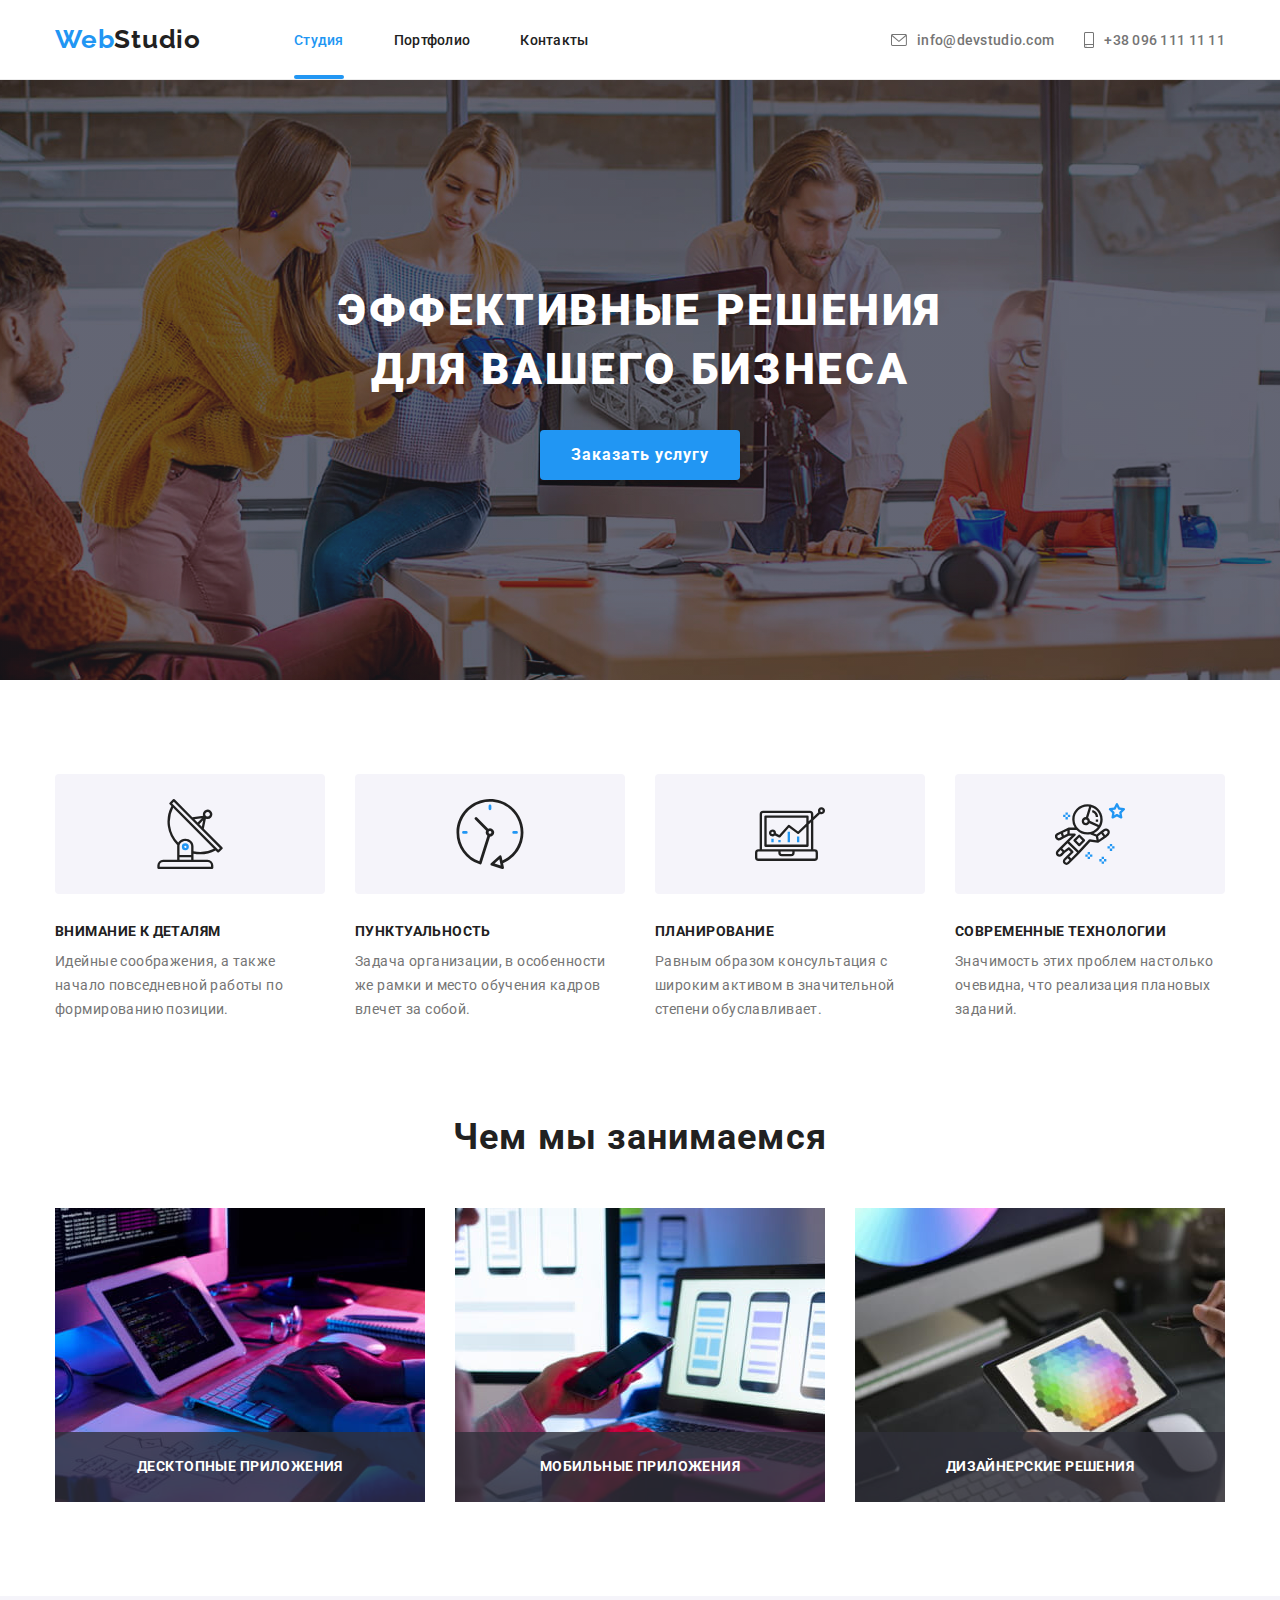
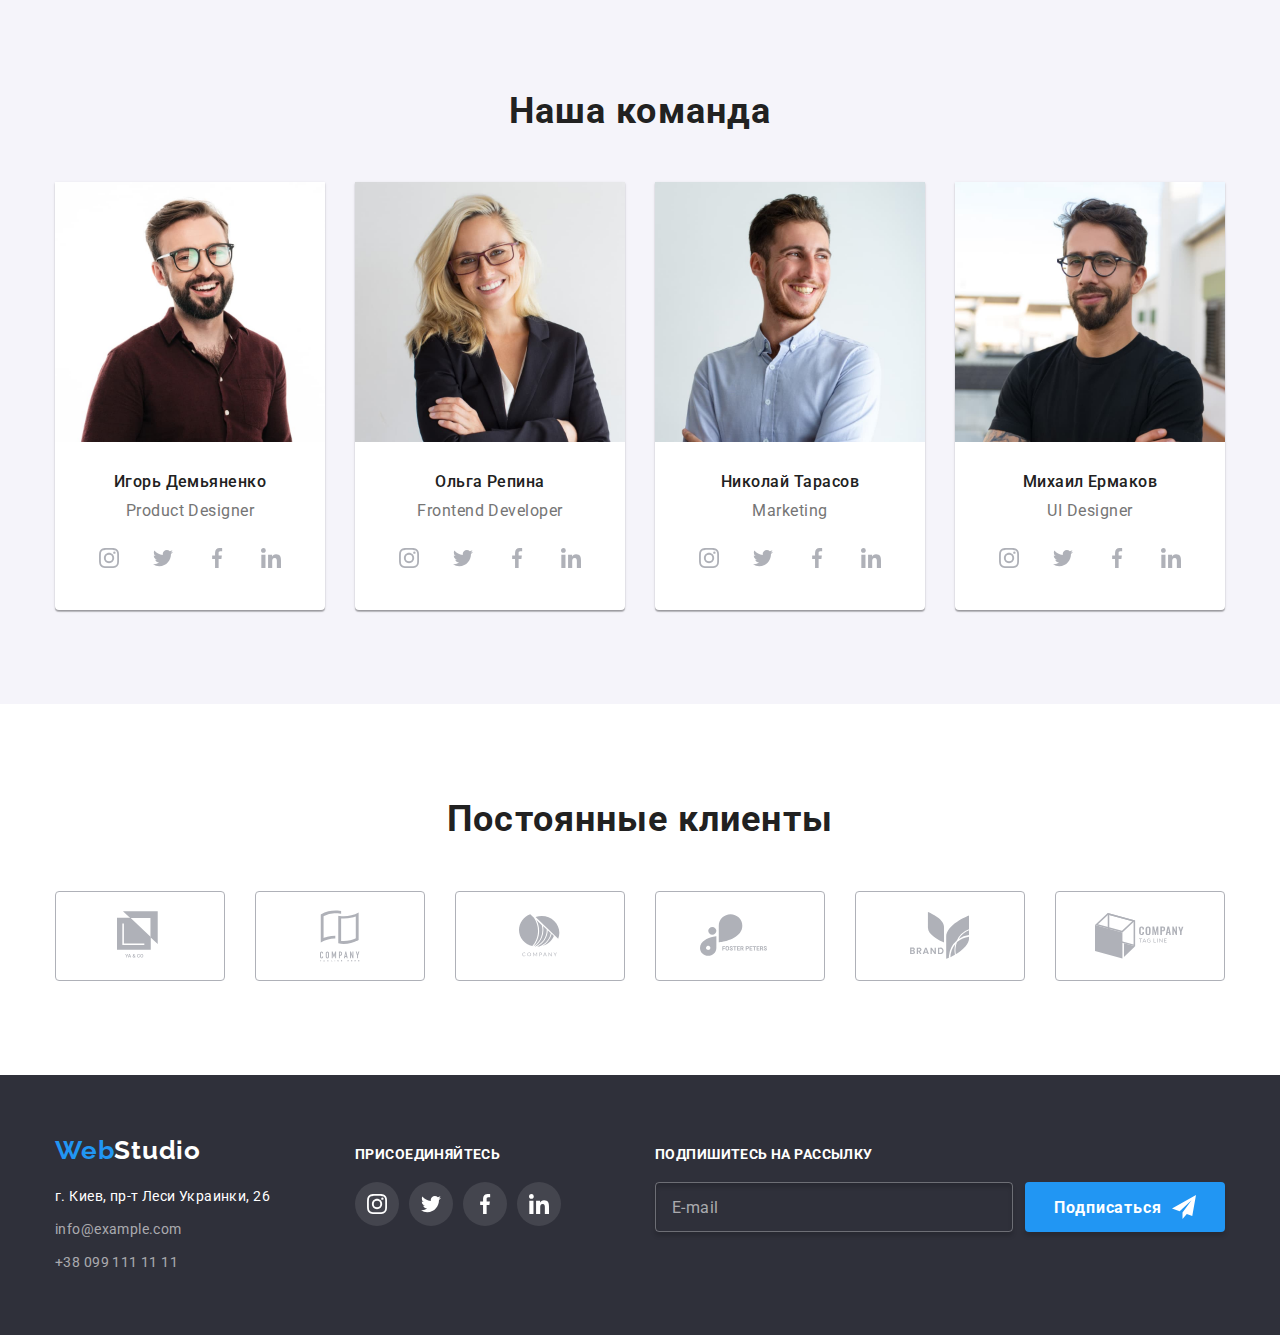
<file: index.html>
<!DOCTYPE html>
<html lang="ru">
  <head>
    <meta charset="UTF-8" />
    <meta http-equiv="X-UA-Compatible" content="IE=edge" />
    <meta name="viewport" content="width=device-width, initial-scale=1.0" />
    <title>Web Studio</title>
    <link rel="preconnect" href="https://fonts.gstatic.com" />
    <link href="https://fonts.googleapis.com/css2?family=Raleway:wght@700&family=Roboto:wght@400;500;700;900&display=swap" rel="stylesheet" />
    <link rel="stylesheet" href="./css/main.min.css" />
  </head>

  <body>
    <!-- page header -->
    <header class="page-header">
      <div class="page-header__container container">
        <nav class="page-nav">
          <a class="logo page-header__logo" href="./index.html">Web<span class="logo__sec-part">Studio</span></a>
          <ul class="menu">
            <li class="menu__item">
              <a class="menu__link current" href="./index.html">Студия</a>
            </li>
            <li class="menu__item">
              <a class="menu__link" href="./portfolio.html">Портфолио</a>
            </li>
            <li class="menu__item">
              <a class="menu__link" href="">Контакты</a>
            </li>
          </ul>
        </nav>
        <ul class="contact">
          <li class="contact__item">
            <a class="contact__link" href="mailto:info@devstudio.com">
              <svg class="contact__icon" width="16" height="12">
                <use href="./images/icons.svg#icon-envelope"></use>
              </svg>
              info@devstudio.com
            </a>
          </li>
          <li class="contact__item">
            <a class="contact__link" href="tel:+380961111111">
              <svg class="contact__icon" width="10" height="16">
                <use href="./images/icons.svg#icon-smartphone"></use>
              </svg>
              +38 096 111 11 11
            </a>
          </li>
        </ul>
      </div>
    </header>

    <main>
      <!--page hero-->
      <section class="page-hero">
        <div class="page-hero__container container">
          <h1 class="page-hero__title">ЭФФЕКТИВНЫЕ РЕШЕНИЯ <br />ДЛЯ ВАШЕГО БИЗНЕСА</h1>
          <button class="btn-submit" type="button" data-modal-open>Заказать услугу</button>
        </div>
      </section>

      <!--features-->
      <section class="features section">
        <div class="container">
          <h2 class="section__title visually-hidden">Преимущества работы с нами</h2>
          <ul class="features__list grid">
            <li class="features__item">
              <div class="features__icon">
                <svg width="70" height="70">
                  <use href="./images/icons.svg#icon-antenna"></use>
                </svg>
              </div>
              <h3 class="title features__title">Внимание к деталям</h3>
              <p>Идейные соображения, а также начало повседневной работы по формированию позиции.</p>
            </li>
            <li class="features__item">
              <div class="features__icon">
                <svg width="70" height="70">
                  <use href="./images/icons.svg#icon-clock"></use>
                </svg>
              </div>
              <h3 class="title features__title">Пунктуальность</h3>
              <p>Задача организации, в особенности же рамки и место обучения кадров влечет за собой.</p>
            </li>
            <li class="features__item">
              <div class="features__icon">
                <svg width="70" height="70">
                  <use href="./images/icons.svg#icon-diagram"></use>
                </svg>
              </div>
              <h3 class="title features__title">Планирование</h3>
              <p>Равным образом консультация с широким активом в значительной степени обуславливает.</p>
            </li>
            <li class="features__item">
              <div class="features__icon">
                <svg width="70" height="70">
                  <use href="./images/icons.svg#icon-astronaut"></use>
                </svg>
              </div>
              <h3 class="title features__title">Современные технологии</h3>
              <p>Значимость этих проблем настолько очевидна, что реализация плановых заданий.</p>
            </li>
          </ul>
        </div>
      </section>

      <!--about-->
      <section class="about section">
        <div class="container">
          <h2 class="section__title">Чем мы занимаемся</h2>
          <ul class="about__list grid">
            <li class="about__item">
              <img src="./images/about/about-img-1.jpg" alt="десктопные приложения" width="370" height="294" />
              <h3 class="about__label">ДЕСКТОПНЫЕ ПРИЛОЖЕНИЯ</h3>
            </li>
            <li class="about__item">
              <img src="./images/about/about-img-2.jpg" alt="мобильные приложения" width="370" height="294" />
              <h3 class="about__label">МОБИЛЬНЫЕ ПРИЛОЖЕНИЯ</h3>
            </li>
            <li class="about__item">
              <img src="./images/about/about-img-3.jpg" alt="дизайнерские решения" width="370" height="294" />
              <h3 class="about__label">ДИЗАЙНЕРСКИЕ РЕШЕНИЯ</h3>
            </li>
          </ul>
        </div>
      </section>

      <!--team-->
      <section class="team section">
        <div class="container">
          <h2 class="section__title">Наша команда</h2>
          <ul class="team__list grid">
            <li class="team__item">
              <img src="./images/our-team/teammate-1.jpg" alt="фото члена команды" width="270" height="260" />
              <div class="team__desc">
                <h3 class="team__member">Игорь Демьяненко</h3>
                <p class="team__position" lang="en">Product Designer</p>
                <ul class="social">
                  <li class="social__item">
                    <a class="social__link" href="" target="_blank" rel="noopener noreferrer">
                      <svg class="social__icon">
                        <use href="./images/icons.svg#icon-instagram"></use>
                      </svg>
                    </a>
                  </li>
                  <li class="social__item">
                    <a class="social__link" href="" target="_blank" rel="noopener noreferrer">
                      <svg class="social__icon">
                        <use href="./images/icons.svg#icon-twitter"></use>
                      </svg>
                    </a>
                  </li>
                  <li class="social__item">
                    <a class="social__link" href="" target="_blank" rel="noopener noreferrer">
                      <svg class="social__icon">
                        <use href="./images/icons.svg#icon-facebook"></use>
                      </svg>
                    </a>
                  </li>
                  <li class="social__item">
                    <a class="social__link" href="" target="_blank" rel="noopener noreferrer">
                      <svg class="social__icon">
                        <use href="./images/icons.svg#icon-linkedin"></use>
                      </svg>
                    </a>
                  </li>
                </ul>
              </div>
            </li>
            <li class="team__item">
              <img src="./images/our-team/teammate-2.jpg" alt="фото члена команды" width="270" height="260" />
              <div class="team__desc">
                <h3 class="team__member">Ольга Репина</h3>
                <p class="team__position" lang="en">Frontend Developer</p>
                <ul class="social">
                  <li class="social__item">
                    <a class="social__link" href="" target="_blank" rel="noopener noreferrer">
                      <svg class="social__icon">
                        <use href="./images/icons.svg#icon-instagram"></use>
                      </svg>
                    </a>
                  </li>
                  <li class="social__item">
                    <a class="social__link" href="" target="_blank" rel="noopener noreferrer">
                      <svg class="social__icon">
                        <use href="./images/icons.svg#icon-twitter"></use>
                      </svg>
                    </a>
                  </li>
                  <li class="social__item">
                    <a class="social__link" href="" target="_blank" rel="noopener noreferrer">
                      <svg class="social__icon">
                        <use href="./images/icons.svg#icon-facebook"></use>
                      </svg>
                    </a>
                  </li>
                  <li class="social__item">
                    <a class="social__link" href="" target="_blank" rel="noopener noreferrer">
                      <svg class="social__icon">
                        <use href="./images/icons.svg#icon-linkedin"></use>
                      </svg>
                    </a>
                  </li>
                </ul>
              </div>
            </li>
            <li class="team__item">
              <img src="./images/our-team/teammate-3.jpg" alt="фото члена команды" width="270" height="260" />
              <div class="team__desc">
                <h3 class="team__member">Николай Тарасов</h3>
                <p class="team__position" lang="en">Marketing</p>
                <ul class="social">
                  <li class="social__item">
                    <a class="social__link" href="" target="_blank" rel="noopener noreferrer">
                      <svg class="social__icon">
                        <use href="./images/icons.svg#icon-instagram"></use>
                      </svg>
                    </a>
                  </li>
                  <li class="social__item">
                    <a class="social__link" href="" target="_blank" rel="noopener noreferrer">
                      <svg class="social__icon">
                        <use href="./images/icons.svg#icon-twitter"></use>
                      </svg>
                    </a>
                  </li>
                  <li class="social__item">
                    <a class="social__link" href="" target="_blank" rel="noopener noreferrer">
                      <svg class="social__icon">
                        <use href="./images/icons.svg#icon-facebook"></use>
                      </svg>
                    </a>
                  </li>
                  <li class="social__item">
                    <a class="social__link" href="" target="_blank" rel="noopener noreferrer">
                      <svg class="social__icon">
                        <use href="./images/icons.svg#icon-linkedin"></use>
                      </svg>
                    </a>
                  </li>
                </ul>
              </div>
            </li>
            <li class="team__item">
              <img src="./images/our-team/teammate-4.jpg" alt="фото члена команды" width="270" height="260" />
              <div class="team__desc">
                <h3 class="team__member">Михаил Ермаков</h3>
                <p class="team__position" lang="en">UI Designer</p>
                <ul class="social">
                  <li class="social__item">
                    <a class="social__link" href="" target="_blank" rel="noopener noreferrer">
                      <svg class="social__icon">
                        <use href="./images/icons.svg#icon-instagram"></use>
                      </svg>
                    </a>
                  </li>
                  <li class="social__item">
                    <a class="social__link" href="" target="_blank" rel="noopener noreferrer">
                      <svg class="social__icon">
                        <use href="./images/icons.svg#icon-twitter"></use>
                      </svg>
                    </a>
                  </li>
                  <li class="social__item">
                    <a class="social__link" href="" target="_blank" rel="noopener noreferrer">
                      <svg class="social__icon">
                        <use href="./images/icons.svg#icon-facebook"></use>
                      </svg>
                    </a>
                  </li>
                  <li class="social__item">
                    <a class="social__link" href="" target="_blank" rel="noopener noreferrer">
                      <svg class="social__icon">
                        <use href="./images/icons.svg#icon-linkedin"></use>
                      </svg>
                    </a>
                  </li>
                </ul>
              </div>
            </li>
          </ul>
        </div>
      </section>

      <!-- clients -->
      <section class="clients section">
        <div class="container">
          <h2 class="section__title">Постоянные клиенты</h2>
          <ul class="clients__list grid">
            <li class="clients__item grid-item">
              <a class="clients__link" href="" target="_blank" rel="noopener noreferrer">
                <svg class="clients__icon" width="45" height="50">
                  <use href="./images/icons.svg#icon-logo-1"></use>
                </svg>
              </a>
            </li>
            <li class="clients__item grid-item">
              <a class="clients__link" href="" target="_blank" rel="noopener noreferrer">
                <svg class="clients__icon" width="40" height="52">
                  <use href="./images/icons.svg#icon-logo-2"></use>
                </svg>
              </a>
            </li>
            <li class="clients__item grid-item">
              <a class="clients__link" href="" target="_blank" rel="noopener noreferrer">
                <svg class="clients__icon" width="41" height="43">
                  <use href="./images/icons.svg#icon-logo-3"></use>
                </svg>
              </a>
            </li>
            <li class="clients__item grid-item">
              <a class="clients__link" href="" target="_blank" rel="noopener noreferrer">
                <svg class="clients__icon" width="80" height="43">
                  <use href="./images/icons.svg#icon-logo-4"></use>
                </svg>
              </a>
            </li>
            <li class="clients__item grid-item">
              <a class="clients__link" href="" target="_blank" rel="noopener noreferrer">
                <svg class="clients__icon" width="59" height="47">
                  <use href="./images/icons.svg#icon-logo-5"></use>
                </svg>
              </a>
            </li>
            <li class="clients__item grid-item">
              <a class="clients__link" href="" target="_blank" rel="noopener noreferrer">
                <svg class="clients__icon" width="89" height="46">
                  <use href="./images/icons.svg#icon-logo-6"></use>
                </svg>
              </a>
            </li>
          </ul>
        </div>
      </section>
    </main>

    <!-- page footer -->
    <footer class="page-footer">
      <div class="page-footer__container container">
        <div class="page-footer__block">
          <a class="page-footer__logo logo" href="./index.html">Web<span class="logo__sec-part--dark-bg">Studio</span></a>
          <address class="address">
            <ul class="address__list">
              <li class="address__item address__item--dark-bg">
                <a class="address__link" href="https://goo.gl/maps/T63q2jLgFadgZY8i8" target="blank" rel="noopener noreferrer">г. Киев, пр-т Леси Украинки, 26</a>
              </li>
              <li class="address__item">
                <a class="address__link" href="mailto:info@example.com">info@example.com</a>
              </li>
              <li class="address__item">
                <a class="address__link" href="tel:+380991111111">+38 099 111 11 11</a>
              </li>
            </ul>
          </address>
        </div>
        <div class="page-footer__block">
          <p class="page-footer__title">ПРИСОЕДИНЯЙТЕСЬ</p>
          <ul class="social">
            <li class="social__item">
              <a class="social__link social__link--dark-bg" href="" target="_blank" rel="noopener noreferrer">
                <svg class="social__icon social__icon--dark-bg">
                  <use href="./images/icons.svg#icon-instagram"></use>
                </svg>
              </a>
            </li>
            <li class="social__item">
              <a class="social__link social__link--dark-bg" href="" target="_blank" rel="noopener noreferrer">
                <svg class="social__icon social__icon--dark-bg">
                  <use href="./images/icons.svg#icon-twitter"></use>
                </svg>
              </a>
            </li>
            <li class="social__item">
              <a class="social__link social__link--dark-bg" href="" target="_blank" rel="noopener noreferrer">
                <svg class="social__icon social__icon--dark-bg">
                  <use href="./images/icons.svg#icon-facebook"></use>
                </svg>
              </a>
            </li>
            <li class="social__item">
              <a class="social__link social__link--dark-bg" href="" target="_blank" rel="noopener noreferrer">
                <svg class="social__icon social__icon--dark-bg">
                  <use href="./images/icons.svg#icon-linkedin"></use>
                </svg>
              </a>
            </li>
          </ul>
        </div>
        <div class="page-footer__block">
          <form class="page-footer__form">
            <label class="page-footer__title" for="email">ПОДПИШИТЕСЬ НА РАССЫЛКУ</label>
            <div class="subscribe">
              <input class="subscribe__input" type="email" name="email" id="email" placeholder="E-mail" />
              <button class="btn-submit" type="submit">
                Подписаться
                <svg class="subscribe__icon" width="24" height="24">
                  <use href="./images/icons.svg#icon-send"></use>
                </svg>
              </button>
            </div>
          </form>
        </div>
      </div>
    </footer>

    <!-- модальное окно -->
    <div class="backdrop is-hidden" data-modal>
      <div class="modal">
        <form class="form js-speaker-form">
          <p class="form__title">Оставьте свои данные, мы вам перезвоним</p>

          <label class="form__label" for="user_name">Имя</label>
          <div class="form__field">
            <input class="form__input" type="text" name="username" id="user_name" autocomplete="off" />
            <svg class="form__icon" width="18px" height="18px">
              <use href="./images/icons.svg#icon-person"></use>
            </svg>
          </div>

          <label class="form__label" for="user_phone">Телефон</label>
          <div class="form__field">
            <input class="form__input" type="tel" name="phone" id="user_phone" autocomplete="off" />
            <svg class="form__icon" width="18px" height="18px">
              <use href="./images/icons.svg#icon-phone"></use>
            </svg>
          </div>

          <label class="form__label" for="user_email">Почта</label>
          <div class="form__field">
            <input class="form__input" type="email" name="email" id="user_email" />
            <svg class="form__icon" width="18px" height="18px">
              <use href="./images/icons.svg#icon-email"></use>
            </svg>
          </div>

          <div class="form__textarea">
            <label class="form__label" for="user_comment">Комментарий</label>
            <textarea class="form__textarea-input" name="comment" id="user_comment" placeholder="Введите текст"></textarea>
          </div>

          <label class="form__checkbox">
            <input class="form__checkbox-input visually-hidden" type="checkbox" name="agreement" />
            <span class="form__checkbox-icon"></span>
            <span>Соглашаюсь с рассылкой и принимаю <a class="form__checkbox-link" href="">Условия договора</a> </span>
          </label>

          <button class="btn-submit form__btn-submit" type="submit">Отправить</button>
        </form>

        <button class="btn-close form__btn-close" type="button" aria-label="закрыть модальное окно" data-modal-close>
          <svg class="btn-close__icon">
            <use href="./images/icons.svg#icon-close"></use>
          </svg>
        </button>
      </div>
    </div>

    <script src="./js/modal.js"></script>

    <script>
      ;(() => {
        document.querySelector('.js-speaker-form').addEventListener('submit', e => {
          e.preventDefault()

          new FormData(e.currentTarget).forEach((value, name) => console.log(`${name}: ${value}`))
        })
      })()
    </script>
  </body>
</html>
</file>
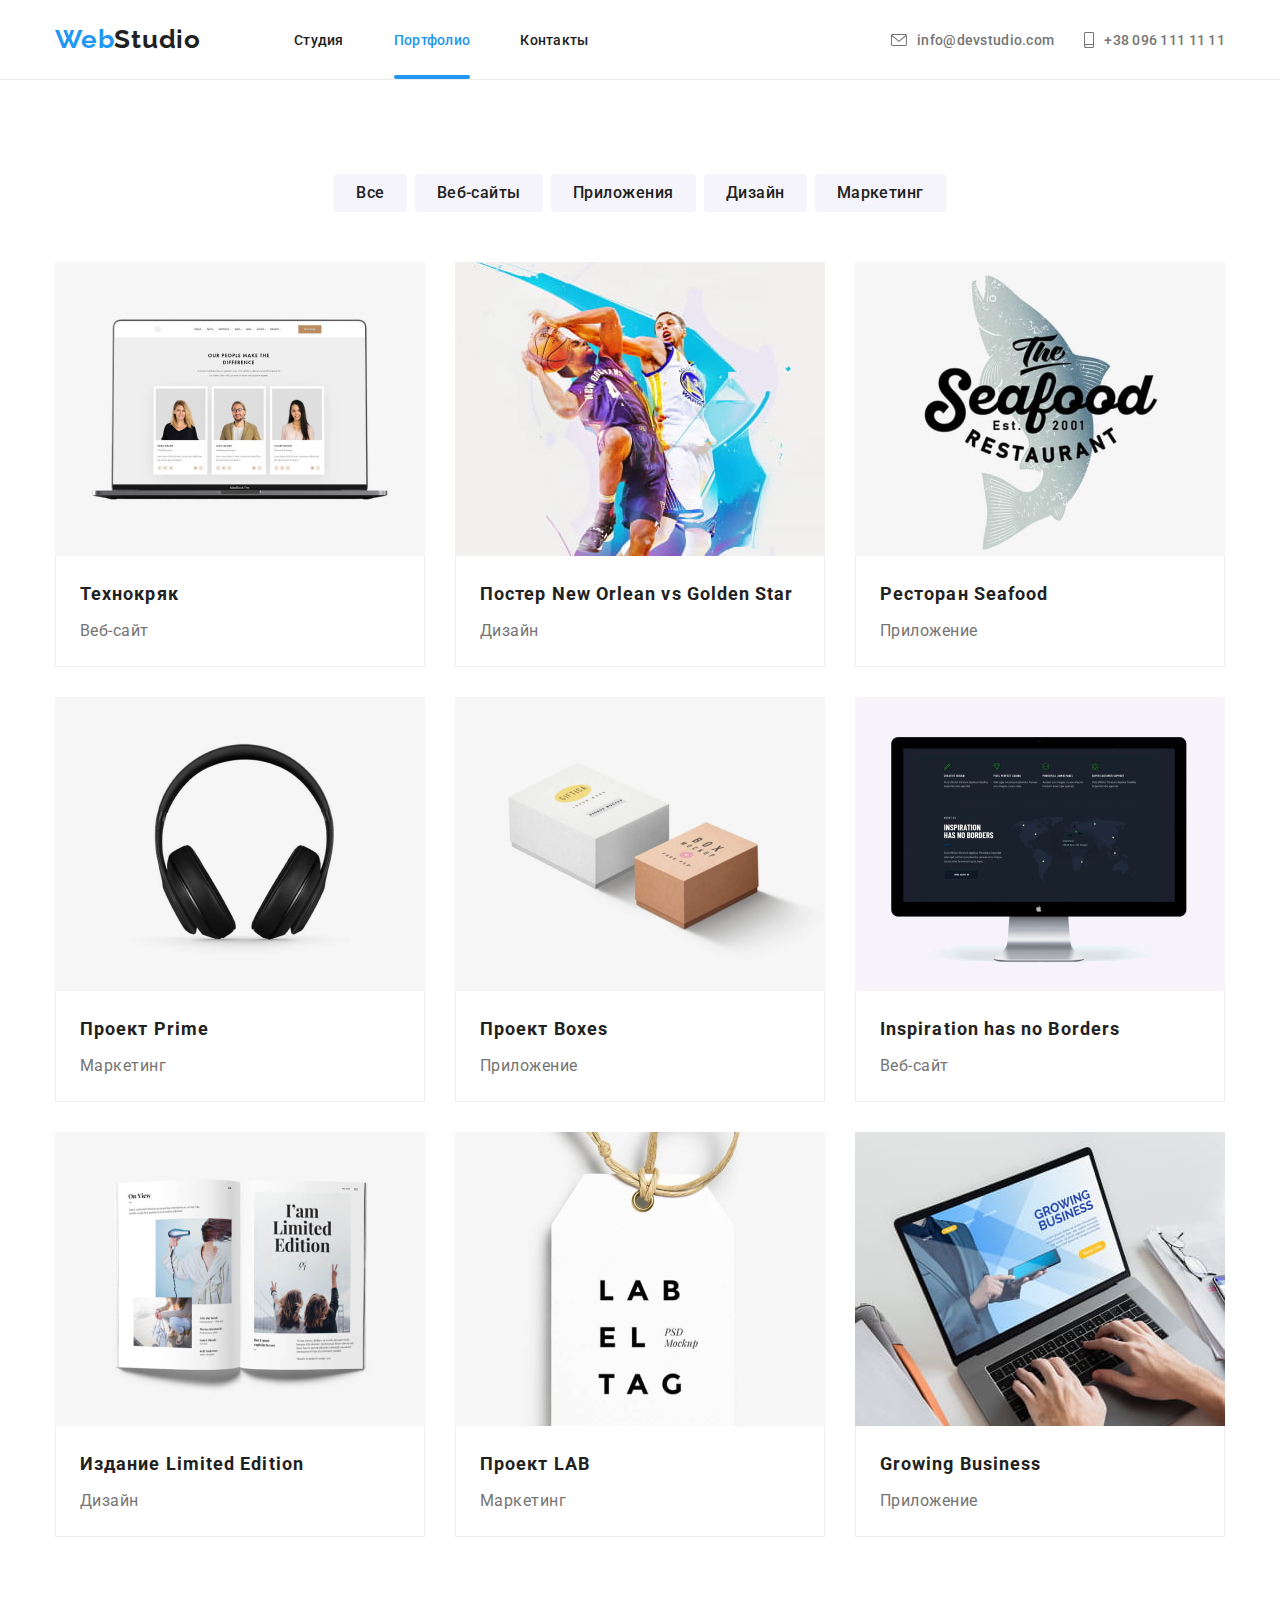
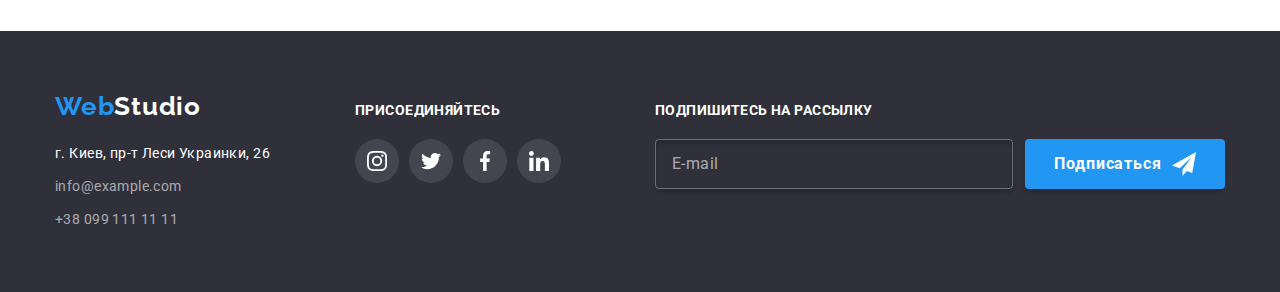
<file: portfolio.html>
<!DOCTYPE html>
<html lang="ru">
  <head>
    <meta charset="UTF-8" />
    <meta http-equiv="X-UA-Compatible" content="IE=edge" />
    <meta name="viewport" content="width=device-width, initial-scale=1.0" />
    <title>Portfolio</title>
    <link rel="preconnect" href="https://fonts.gstatic.com" />
    <link href="https://fonts.googleapis.com/css2?family=Raleway:wght@700&family=Roboto:wght@400;500;700;900&display=swap" rel="stylesheet" />
    <link rel="stylesheet" href="./css/main.min.css" />
  </head>

  <body>
    <!-- page header -->
    <header class="page-header">
      <div class="page-header__container container">
        <nav class="page-nav">
          <a class="logo page-header__logo" href="./index.html">Web<span class="logo__sec-part">Studio</span></a>
          <ul class="menu">
            <li class="menu__item">
              <a class="menu__link" href="./index.html">Студия</a>
            </li>
            <li class="menu__item">
              <a class="menu__link current" href="./portfolio.html">Портфолио</a>
            </li>
            <li class="menu__item">
              <a class="menu__link" href="">Контакты</a>
            </li>
          </ul>
        </nav>
        <ul class="contact">
          <li class="contact__item">
            <a class="contact__link" href="mailto:info@devstudio.com">
              <svg class="contact__icon" width="16" height="12">
                <use href="./images/icons.svg#icon-envelope"></use>
              </svg>
              info@devstudio.com
            </a>
          </li>
          <li class="contact__item">
            <a class="contact__link" href="tel:+380961111111">
              <svg class="contact__icon" width="10" height="16">
                <use href="./images/icons.svg#icon-smartphone"></use>
              </svg>
              +38 096 111 11 11
            </a>
          </li>
        </ul>
      </div>
    </header>

    <main>
      <section class="section portfolio-section">
        <div class="container">
          <h1 class="section-title visually-hidden">Галерея проектов</h1>

          <!--filters-->
          <ul class="filter">
            <li class="filter__item">
              <button class="btn-filter button" type="button">Все</button>
            </li>
            <li class="filter__item">
              <button class="btn-filter button" type="button">Веб-сайты</button>
            </li>
            <li class="filter__item">
              <button class="btn-filter button" type="button">Приложения</button>
            </li>
            <li class="filter__item">
              <button class="btn-filter button" type="button">Дизайн</button>
            </li>
            <li class="filter__item">
              <button class="btn-filter button" type="button">Маркетинг</button>
            </li>
          </ul>

          <!--portfolio-->
          <ul class="portfolio grid">
            <li class="portfolio__item">
              <a class="portfolio__link" href="">
                <div class="portfolio__img">
                  <img src="./images/portfolio/portfolio1.jpg" alt="шаблон сайта на экране ноутбука" width="370" height="294" />
                  <p class="portfolio__overlay">
                    Технокряк это современная площадка распространения коронавируса. Компании используют эту платформу для цифрового шпионажа и атак на защищённые сервера
                    конкурентов.
                  </p>
                </div>
                <div class="portfolio__desc">
                  <h2 class="portfolio__title title">Технокряк</h2>
                  <p>Веб-сайт</p>
                </div>
              </a>
            </li>
            <li class="portfolio__item">
              <a class="portfolio__link" href="">
                <div class="portfolio__img">
                  <img src="./images/portfolio/portfolio2.jpg" alt="постер с изображением двух баскетболистов" width="370" height="294" />
                  <p class="portfolio__overlay">
                    Технокряк это современная площадка распространения коронавируса. Компании используют эту платформу для цифрового шпионажа и атак на защищённые сервера
                    конкурентов.
                  </p>
                </div>
                <div class="portfolio__desc">
                  <h2 class="portfolio__title title"><span>Постер </span><span lang="en">New Orlean vs Golden Star</span></h2>
                  <p>Дизайн</p>
                </div>
              </a>
            </li>
            <li class="portfolio__item">
              <a class="portfolio__link" href="">
                <div class="portfolio__img">
                  <img src="./images/portfolio/portfolio3.jpg" alt="логотип ресторана морской кухни" width="370" height="294" />
                  <p class="portfolio__overlay">
                    Технокряк это современная площадка распространения коронавируса. Компании используют эту платформу для цифрового шпионажа и атак на защищённые сервера
                    конкурентов.
                  </p>
                </div>
                <div class="portfolio__desc">
                  <h2 class="portfolio__title title">Ресторан <span lang="en">Seafood</span></h2>
                  <p>Приложение</p>
                </div>
              </a>
            </li>
            <li class="portfolio__item">
              <a class="portfolio__link" href="">
                <div class="portfolio__img">
                  <img src="./images/portfolio/portfolio4.jpg" alt="наушники черные накладные" width="370" height="294" />
                  <p class="portfolio__overlay">
                    Технокряк это современная площадка распространения коронавируса. Компании используют эту платформу для цифрового шпионажа и атак на защищённые сервера
                    конкурентов.
                  </p>
                </div>
                <div class="portfolio__desc">
                  <h2 class="portfolio__title title">Проект <span lang="en">Prime</span></h2>
                  <p>Маркетинг</p>
                </div>
              </a>
            </li>
            <li class="portfolio__item">
              <a class="portfolio__link" href="">
                <div class="portfolio__img">
                  <img src="./images/portfolio/portfolio5.jpg" alt="две картонные коробки" width="370" height="294" />
                  <p class="portfolio__overlay">
                    Технокряк это современная площадка распространения коронавируса. Компании используют эту платформу для цифрового шпионажа и атак на защищённые сервера
                    конкурентов.
                  </p>
                </div>
                <div class="portfolio__desc">
                  <h2 class="portfolio__title title">Проект <span lang="en">Boxes</span></h2>
                  <p>Приложение</p>
                </div>
              </a>
            </li>
            <li class="portfolio__item">
              <a class="portfolio__link" href="">
                <div class="portfolio__img">
                  <img src="./images/portfolio/portfolio6.jpg" alt="шаблон сайта на экране компьютера" width="370" height="294" />
                  <p class="portfolio__overlay">
                    Технокряк это современная площадка распространения коронавируса. Компании используют эту платформу для цифрового шпионажа и атак на защищённые сервера
                    конкурентов.
                  </p>
                </div>
                <div class="portfolio__desc">
                  <h2 class="portfolio__title title">
                    <span lang="en">Inspiration has no Borders</span>
                  </h2>
                  <p>Веб-сайт</p>
                </div>
              </a>
            </li>
            <li class="portfolio__item">
              <a class="portfolio__link" href="">
                <div class="portfolio__img">
                  <img src="./images/portfolio/portfolio7.jpg" alt="макет журнала" width="370" height="294" />
                  <p class="portfolio__overlay">
                    Технокряк это современная площадка распространения коронавируса. Компании используют эту платформу для цифрового шпионажа и атак на защищённые сервера
                    конкурентов.
                  </p>
                </div>
                <div class="portfolio__desc">
                  <h2 class="portfolio__title title">Издание <span lang="en">Limited Edition</span></h2>
                  <p>Дизайн</p>
                </div>
              </a>
            </li>
            <li class="portfolio__item">
              <a class="portfolio__link" href="">
                <div class="portfolio__img">
                  <img src="./images/portfolio/portfolio8.jpg" alt="белый рекламный ярлык" width="370" height="294" />
                  <p class="portfolio__overlay">
                    Технокряк это современная площадка распространения коронавируса. Компании используют эту платформу для цифрового шпионажа и атак на защищённые сервера
                    конкурентов.
                  </p>
                </div>
                <div class="portfolio__desc">
                  <h2 class="portfolio__title title">Проект <span lang="en">LAB</span></h2>
                  <p>Маркетинг</p>
                </div>
              </a>
            </li>
            <li class="portfolio__item">
              <a class="portfolio__link" href="">
                <div class="portfolio__img">
                  <img src="./images/portfolio/portfolio9.jpg" alt="приложение для бизнеса на экране ноутбука" width="370" height="294" />
                  <p class="portfolio__overlay">
                    Технокряк это современная площадка распространения коронавируса. Компании используют эту платформу для цифрового шпионажа и атак на защищённые сервера
                    конкурентов.
                  </p>
                </div>
                <div class="portfolio__desc">
                  <h2 class="portfolio__title title">
                    <span lang="en">Growing Business</span>
                  </h2>
                  <p>Приложение</p>
                </div>
              </a>
            </li>
          </ul>
        </div>
      </section>
    </main>

    <!-- page footer -->
    <footer class="page-footer">
      <div class="page-footer__container container">
        <div class="page-footer__block">
          <a class="page-footer__logo logo" href="./index.html">Web<span class="logo__sec-part--dark-bg">Studio</span></a>
          <address class="address">
            <ul class="address__list">
              <li class="address__item address__item--dark-bg">
                <a class="address__link" href="https://goo.gl/maps/T63q2jLgFadgZY8i8" target="blank" rel="noopener noreferrer">г. Киев, пр-т Леси Украинки, 26</a>
              </li>
              <li class="address__item">
                <a class="address__link" href="mailto:info@example.com">info@example.com</a>
              </li>
              <li class="address__item">
                <a class="address__link" href="tel:+380991111111">+38 099 111 11 11</a>
              </li>
            </ul>
          </address>
        </div>
        <div class="page-footer__block">
          <p class="page-footer__title">ПРИСОЕДИНЯЙТЕСЬ</p>
          <ul class="social">
            <li class="social__item">
              <a class="social__link social__link--dark-bg" href="" target="_blank" rel="noopener noreferrer">
                <svg class="social__icon social__icon--dark-bg">
                  <use href="./images/icons.svg#icon-instagram"></use>
                </svg>
              </a>
            </li>
            <li class="social__item">
              <a class="social__link social__link--dark-bg" href="" target="_blank" rel="noopener noreferrer">
                <svg class="social__icon social__icon--dark-bg">
                  <use href="./images/icons.svg#icon-twitter"></use>
                </svg>
              </a>
            </li>
            <li class="social__item">
              <a class="social__link social__link--dark-bg" href="" target="_blank" rel="noopener noreferrer">
                <svg class="social__icon social__icon--dark-bg">
                  <use href="./images/icons.svg#icon-facebook"></use>
                </svg>
              </a>
            </li>
            <li class="social__item">
              <a class="social__link social__link--dark-bg" href="" target="_blank" rel="noopener noreferrer">
                <svg class="social__icon social__icon--dark-bg">
                  <use href="./images/icons.svg#icon-linkedin"></use>
                </svg>
              </a>
            </li>
          </ul>
        </div>
        <div class="page-footer__block">
          <form class="page-footer__form">
            <label class="page-footer__title" for="email">ПОДПИШИТЕСЬ НА РАССЫЛКУ</label>
            <div class="subscribe">
              <input class="subscribe__input" type="email" name="email" id="email" placeholder="E-mail" />
              <button class="btn-submit" type="submit">
                Подписаться
                <svg class="subscribe__icon" width="24" height="24">
                  <use href="./images/icons.svg#icon-send"></use>
                </svg>
              </button>
            </div>
          </form>
        </div>
      </div>
    </footer>
  </body>
</html>
</file>
<file: css/main.min.css>
/*! normalize.css v8.0.1 | MIT License | github.com/necolas/normalize.css */html{line-height:1.15;-webkit-text-size-adjust:100%}body{margin:0}main{display:block}h1{font-size:2em;margin:0.67em 0}hr{box-sizing:content-box;height:0;overflow:visible}pre{font-family:monospace, monospace;font-size:1em}a{background-color:transparent}abbr[title]{border-bottom:none;text-decoration:underline;text-decoration:underline dotted}b,strong{font-weight:bolder}code,kbd,samp{font-family:monospace, monospace;font-size:1em}small{font-size:80%}sub,sup{font-size:75%;line-height:0;position:relative;vertical-align:baseline}sub{bottom:-0.25em}sup{top:-0.5em}img{border-style:none}button,input,optgroup,select,textarea{font-family:inherit;font-size:100%;line-height:1.15;margin:0}button,input{overflow:visible}button,select{text-transform:none}button,[type='button'],[type='reset'],[type='submit']{-webkit-appearance:button}button::-moz-focus-inner,[type='button']::-moz-focus-inner,[type='reset']::-moz-focus-inner,[type='submit']::-moz-focus-inner{border-style:none;padding:0}button:-moz-focusring,[type='button']:-moz-focusring,[type='reset']:-moz-focusring,[type='submit']:-moz-focusring{outline:1px dotted ButtonText}fieldset{padding:0.35em 0.75em 0.625em}legend{box-sizing:border-box;color:inherit;display:table;max-width:100%;padding:0;white-space:normal}progress{vertical-align:baseline}textarea{overflow:auto}[type='checkbox'],[type='radio']{box-sizing:border-box;padding:0}[type='number']::-webkit-inner-spin-button,[type='number']::-webkit-outer-spin-button{height:auto}[type='search']{-webkit-appearance:textfield;outline-offset:-2px}[type='search']::-webkit-search-decoration{-webkit-appearance:none}::-webkit-file-upload-button{-webkit-appearance:button;font:inherit}details{display:block}summary{display:list-item}template{display:none}[hidden]{display:none}:root{--font-main: 'Roboto', sans-serif;--font-logo: 'Raleway', sans-serif;--txt-main-color: #757575;--txt-title-color: #212121;--txt-dark-bg-color: #ffffff;--bg-main-color: #ffffff;--bg-dark-color: #2f303a;--bg-gray-color: #f5f4fa;--icon-color: #afb1b8;--accent-color: #2196f3;--second-accent-color: #188ce8;--border-color: #eeeeee;--time: 250ms;--timing-function: cubic-bezier(0.4, 0, 0.2, 1)}.menu,.contact,.social,.address__list,.filter,.features__list,.about__list,.team__list,.clients__list,.portfolio{list-style:none;padding-left:0;margin-top:0;margin-bottom:0}.menu__link,.contact__link,.social__link,.address__link,.form__checkbox-link,.clients__link,.portfolio__link{text-decoration:none;color:inherit;transition:color var(--time) var(--timing-function)}.menu__link:hover,.contact__link:hover,.social__link:hover,.address__link:hover,.form__checkbox-link:hover,.clients__link:hover,.portfolio__link:hover,.menu__link:focus,.contact__link:focus,.social__link:focus,.address__link:focus,.form__checkbox-link:focus,.clients__link:focus,.portfolio__link:focus,.current.menu__link,.current.contact__link,.current.social__link,.current.address__link,.current.form__checkbox-link,.current.clients__link,.current.portfolio__link{color:var(--accent-color)}.btn-submit,.btn-filter{border:none;border-radius:4px;outline:none;cursor:pointer}.page-hero__title,.section__title,.features__title,.portfolio__title{font-weight:700;color:var(--txt-title-color)}.visually-hidden{position:absolute !important;width:1px !important;height:1px !important;margin:-1px !important;padding:0 !important;border:0 !important;overflow:hidden;clip:rect(1ps, 1px, 1px, 1px);clip-path:inset(50%);white-space:nowrap}html{box-sizing:border-box}*,*::before,*::after{box-sizing:inherit}h1,h2,h3,h4,h5,h6,p{margin-top:0;margin-bottom:0}address{font-style:normal}img{display:block;max-width:100%;height:auto}body{position:relative;background-color:var(--bg-main-color);font-family:var(--font-main);font-style:normal;font-weight:400;font-size:14px;line-height:1.71;letter-spacing:0.03em;color:var(--txt-main-color)}.btn-submit{display:flex;align-items:center;justify-content:center;width:200px;height:50px;background-color:var(--accent-color);font-weight:700;font-size:16px;line-height:1.87;letter-spacing:0.06em;color:var(--txt-dark-bg-color);box-shadow:0px 4px 4px rgba(0,0,0,0.15);transition:background-color var(--time) var(--timing-function)}.btn-submit:hover,.btn-submit:focus{background-color:var(--second-accent-color)}.btn-filter{padding:6px 22px;background-color:var(--bg-gray-color);font-weight:500;font-size:16px;line-height:1.62;letter-spacing:0.03em;color:var(--txt-title-color);transition:color var(--time) var(--timing-function),background-color var(--time) var(--timing-function),box-shadow var(--time) var(--timing-function)}.btn-filter:hover,.btn-filter:focus{color:var(--txt-dark-bg-color);background-color:var(--accent-color);box-shadow:0px 3px 1px rgba(0,0,0,0.1),0px 1px 2px rgba(0,0,0,0.08),0px 2px 2px rgba(0,0,0,0.12)}.btn-close{width:30px;height:30px;padding:0;border:1px solid rgba(0,0,0,0.1);border-radius:50%;background-color:inherit;outline:none;cursor:pointer}.btn-close__icon{display:block;margin:auto;width:18px;height:18px;transform:scale(1);transition:fill var(--time) var(--timing-function),transform var(--time) var(--timing-function)}.btn-close:hover .btn-close__icon,.btn-close:focus .btn-close__icon{fill:var(--accent-color);transform:scale(1.2)}.logo{display:inline-block;font-family:var(--font-logo);font-size:26px;font-style:normal;font-weight:700;line-height:1.19;letter-spacing:0.03em;color:var(--accent-color);text-decoration:none}.logo__sec-part{color:var(--txt-title-color)}.logo__sec-part--dark-bg{color:var(--txt-dark-bg-color)}.menu{display:flex}.menu__item:not(:last-child){margin-right:50px}.menu__link{position:relative;padding-top:32px;padding-bottom:31px;color:var(--txt-title-color)}.menu__link.current::after{content:'';position:absolute;bottom:0px;left:0;width:100%;height:4px;border-radius:2px;background-color:var(--accent-color)}.contact{display:flex}.contact__item:not(:last-child){margin-right:30px}.contact__link{display:flex;align-items:center;padding-top:32px;padding-bottom:31px}.contact__icon{margin-right:10px;fill:currentColor}.social{display:inline-flex}.social__item:not(:last-child){margin-right:10px}.social__link{display:flex;justify-content:center;align-items:center;width:44px;height:44px;border-radius:50%;background-color:inherit;transition:background-color var(--time) var(--timing-function)}.social__link--dark-bg{background-color:rgba(255,255,255,0.1)}.social__link:hover,.social__link:focus{background-color:var(--accent-color)}.social__icon{width:20px;height:20px;fill:var(--icon-color);transition:fill var(--time) var(--timing-function)}.social__icon--dark-bg{fill:var(--txt-dark-bg-color)}.social__link:hover .social__icon,.social__link:focus .social__icon{fill:var(--txt-dark-bg-color)}.address__item{color:rgba(255,255,255,0.6)}.address__item:not(:last-child){margin-bottom:9px}.address__item--dark-bg{color:var(--txt-dark-bg-color)}.filter{margin-bottom:50px;display:flex;justify-content:center}.filter__item:not(:last-child){margin-right:8px}.backdrop{position:fixed;top:0;bottom:0;left:0;right:0;background-color:rgba(0,0,0,0.2);opacity:1;transition:opacity var(--time) var(--timing-function)}.backdrop.is-hidden{opacity:0;pointer-events:none}.modal{position:absolute;top:50%;left:50%;width:528px;padding:40px;background-color:var(--bg-main-color);border-radius:4px;box-shadow:0px 1px 3px rgba(0,0,0,0.12),0px 1px 1px rgba(0,0,0,0.14),0px 2px 1px rgba(0,0,0,0.2);transform:translate(-50%, -50%) scale(1);transition:transform var(--time) var(--timing-function)}.backdrop.is-hidden .modal{transform:translate(-50%, -50%) scale(0.8)}.form{display:flex;flex-direction:column}.form__title{margin-bottom:12px;font-weight:700;font-size:20px;line-height:1.15;letter-spacing:0.03em;color:var(--txt-title-color);text-align:center}.form__field{position:relative;display:flex;flex-direction:column;margin-bottom:10px}.form__label{margin-bottom:4px;font-size:12px;line-height:1.17;letter-spacing:0.01em}.form__input{width:100%;height:40px;padding-left:42px;padding-right:12px;border:1px solid rgba(33,33,33,0.2);border-radius:4px;outline:none;font-size:14px;line-height:1.14;letter-spacing:0.01em;transition:border var(--time) var(--timing-function)}.form__field:focus-within>.form__input{border-color:var(--accent-color)}.form__icon{position:absolute;top:50%;left:12px;transform:translateY(-50%);fill:var(--txt-title-color);pointer-events:none;transition:fill var(--time) var(--timing-function)}.form__field:focus-within>.form__icon{fill:var(--accent-color)}.form__textarea{position:relative;display:flex;flex-direction:column;margin-bottom:20px}.form__textarea-input{width:100%;height:120px;padding:12px 16px;border:1px solid rgba(33,33,33,0.2);border-radius:4px;outline:none;resize:none;font-size:14px;line-height:1.14;letter-spacing:0.01em;transition:border var(--time) var(--timing-function)}.form__textarea-input::placeholder{color:rgba(117,117,117,0.5)}.form__textarea:focus-within>.form__textarea-input{border-color:var(--accent-color)}.form__checkbox{display:flex;align-items:center;justify-content:center;margin-bottom:30px;font-size:14px;line-height:1.71;letter-spacing:0.03em}.form__checkbox-link{display:inline-block;color:var(--accent-color);text-decoration:underline;transition:color var(--time) var(--timing-function)}.form__checkbox-link:hover,.form__checkbox-link:focus{color:var(--second-accent-color)}.form__checkbox-icon{display:inline-block;margin-right:7px;width:16px;height:15px;border:2px solid var(--txt-title-color);border-radius:2px;transition:background-color var(--time) var(--timing-function),border-color var(--time) var(--timing-function)}.form__checkbox-input:checked+.form__checkbox-icon{border-color:transparent;background-color:var(--accent-color);background-image:url(../images/icons/check.svg);background-size:contain;background-origin:border-box}.form__btn-submit{margin-right:auto;margin-left:auto}.form__btn-close{position:absolute;top:8px;right:8px}.subscribe{display:flex}.subscribe__input{flex:1;margin-right:12px;min-width:200px;height:50px;padding-left:16px;padding-right:16px;background-color:transparent;border:1px solid rgba(255,255,255,0.3);box-shadow:0px 4px 4px rgba(0,0,0,0.15),inset 0px 4px 4px rgba(0,0,0,0.15);border-radius:4px;outline:none;font-size:16px;line-height:1.25;letter-spacing:0.03em;color:var(--txt-dark-bg-color)}.subscribe__input::placeholder{color:rgba(255,255,255,0.6)}.subscribe__icon{margin-left:10px;fill:currentColor}.grid{display:flex;flex-wrap:wrap;margin-left:-30px;margin-top:-30px}.page-header{border-bottom:1px solid #ececec;font-weight:500;line-height:1.17;letter-spacing:0.02em}.page-header__container{display:flex;align-items:center;justify-content:space-between}.page-header__logo{padding-top:23px;padding-bottom:23px;margin-right:93px}.page-nav{display:flex;align-items:center}.page-footer{padding-top:60px;padding-bottom:60px;background-color:var(--bg-dark-color)}.page-footer__container{display:flex;justify-content:space-between;align-items:baseline}.page-footer__block{flex-basis:calc((50% - 45px) / 2)}.page-footer__block:last-child{flex-basis:calc(50% - 15px)}.page-footer__title{display:block;margin-bottom:20px;font-weight:700;font-size:14px;line-height:1.14;letter-spacing:0.03em;text-transform:uppercase;color:var(--txt-dark-bg-color)}.page-footer__logo{margin-bottom:20px}.page-hero{display:flex;align-items:center;max-width:1600px;min-height:600px;margin-left:auto;margin-right:auto;padding-top:100px;padding-bottom:100px;background-color:var(--bg-dark-color);background-image:linear-gradient(rgba(47,48,58,0.4), rgba(47,48,58,0.4)),url(../images/hero/background.jpg);background-repeat:no-repeat;background-position:center}.page-hero__container{display:flex;flex-direction:column;align-items:center;text-align:center}.page-hero__title{margin-bottom:30px;font-weight:900;font-size:44px;line-height:1.36;letter-spacing:0.06em;text-transform:uppercase;color:var(--txt-dark-bg-color)}.container{width:1200px;padding-right:15px;padding-left:15px;margin-right:auto;margin-left:auto}.section{padding-top:94px;padding-bottom:94px}.section__title{margin-bottom:50px;font-size:36px;line-height:1.17;letter-spacing:0.03em;text-align:center}.features{padding-bottom:0px}.features__item{flex-basis:calc((100% - 30px * 4) / 4);margin-left:30px;margin-top:30px}.features__icon{width:270px;height:120px;display:flex;justify-content:center;align-items:center;background-color:#f5f4fa;border-radius:4px;margin-bottom:30px}.features__title{margin-bottom:10px;font-size:14px;line-height:1.14;letter-spacing:0.03em;text-transform:uppercase}.about__item{position:relative;flex-basis:calc((100% - 30px * 3) / 3);margin-left:30px;margin-top:30px}.about__label{position:absolute;bottom:0;left:0;width:100%;background-color:rgba(47,48,58,0.8);padding:27px;font-weight:700;font-size:14px;line-height:1.14;letter-spacing:0.03em;text-transform:uppercase;color:var(--txt-dark-bg-color);text-align:center}.team{background-color:var(--bg-gray-color)}.team__item{flex-basis:calc((100% - 30px * 4) / 4);margin-left:30px;margin-top:30px;width:270px;background-color:var(--bg-main-color);box-shadow:0px 1px 3px rgba(0,0,0,0.12),0px 1px 1px rgba(0,0,0,0.14),0px 2px 1px rgba(0,0,0,0.2);border-radius:0px 0px 4px 4px}.team__desc{padding:30px 10px;font-size:16px;line-height:1.19;letter-spacing:0.03em;text-align:center}.team__member{margin-bottom:10px;font-size:16px;font-weight:500;color:var(--txt-title-color)}.team__position{margin-bottom:16px}.clients__item{height:90px;flex-basis:calc((100% - 30px * 6) / 6);margin-left:30px;margin-top:30px}.clients__link{display:flex;justify-content:center;align-items:center;width:100%;height:100%;border:1px solid #afb1b8;border-radius:4px;transition:border-color var(--time) var(--timing-function)}.clients__link:hover,.clients__link:focus{border-color:var(--accent-color)}.clients__icon{fill:var(--icon-color);transition:fill var(--time) var(--timing-function)}.clients__link:hover .clients__icon,.clients__link:focus .clients__icon{fill:var(--accent-color)}.portfolio__item{flex-basis:calc((100% - 30px * 3) / 3);margin-left:30px;margin-top:30px;width:370px;transition:box-shadow var(--time) var(--timing-function)}.portfolio__item:hover,.portfolio__item:focus{box-shadow:0px 1px 1px rgba(0,0,0,0.12),0px 4px 4px rgba(0,0,0,0.06),1px 4px 6px rgba(0,0,0,0.16)}.portfolio__link{width:100%;height:100%}.portfolio__img{position:relative;overflow:hidden}.portfolio__overlay{position:absolute;top:100%;left:0;display:flex;align-items:center;width:100%;height:100%;padding:24px;background-color:rgba(33,150,243,0.9);font-size:18px;line-height:1.56;letter-spacing:0.03em;color:var(--txt-dark-bg-color);transition:transform var(--time) var(--timing-function)}.portfolio__item:hover .portfolio__overlay,.portfolio__item:focus .portfolio__overlay{transform:translatey(-100%)}.portfolio__desc{padding:20px 24px;background-color:var(--bg-main-color);border:1px solid var(--border-color);border-top:none;font-size:16px;line-height:1.87;letter-spacing:0.03em;color:var(--txt-main-color)}.portfolio__title{margin-bottom:4px;font-size:18px;line-height:2;letter-spacing:0.06em}
/*# sourceMappingURL=main.min.css.map */
</file>
